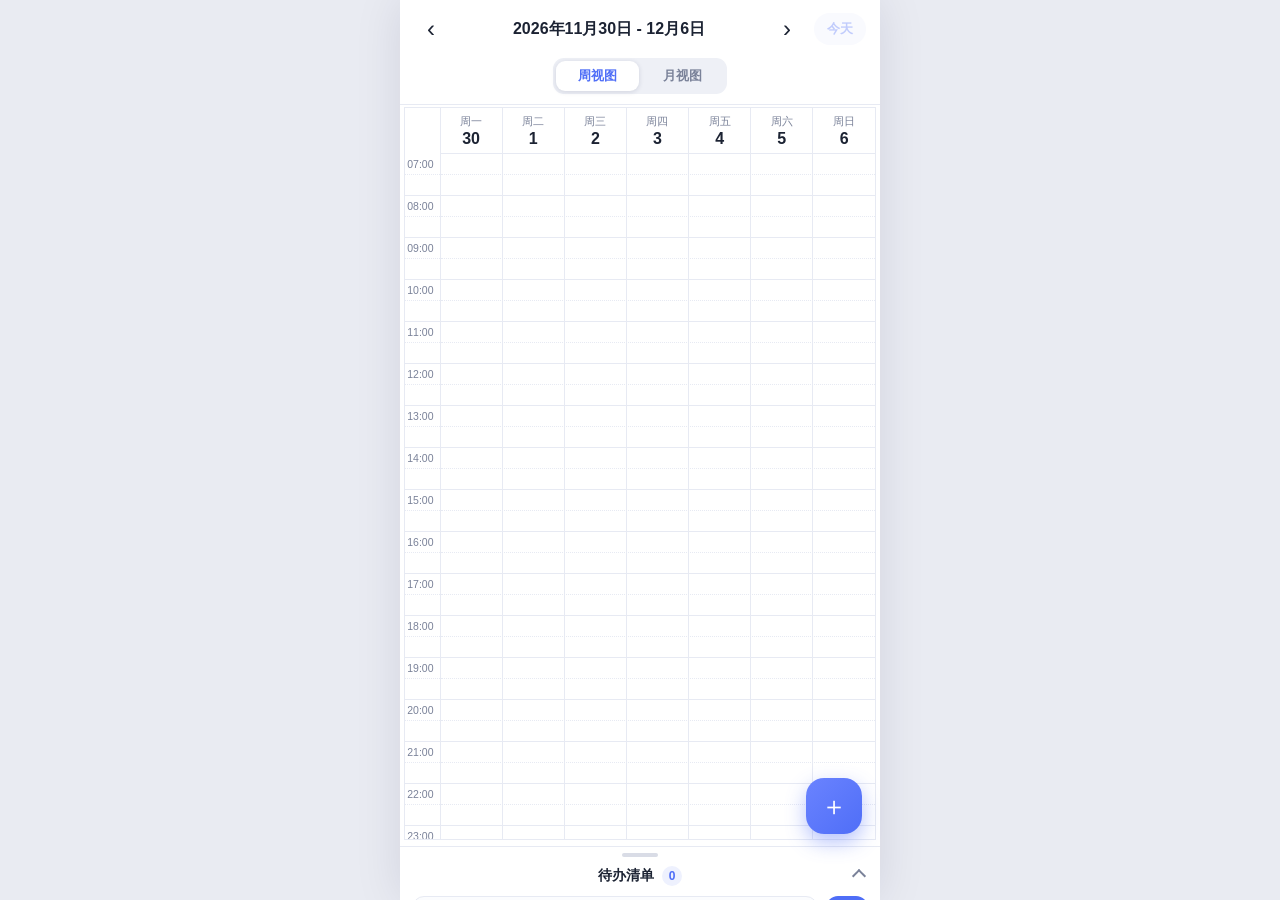
<file: index.html>
<!DOCTYPE html>
<html lang="zh-CN">
<head>
  <meta charset="UTF-8" />
  <meta name="viewport" content="width=device-width, initial-scale=1.0, viewport-fit=cover, user-scalable=no" />
  <meta name="theme-color" content="#4f6ef7" />
  <title>我的日程</title>
  <link rel="stylesheet" href="css/style.css" />
  <link rel="manifest" href="manifest.json" />
  <link rel="icon" type="image/png" sizes="192x192" href="icons/icon-192.png" />
  <link rel="apple-touch-icon" href="icons/apple-touch-icon.png" />
  <meta name="mobile-web-app-capable" content="yes" />
  <meta name="apple-mobile-web-app-capable" content="yes" />
  <meta name="apple-mobile-web-app-status-bar-style" content="default" />
  <meta name="apple-mobile-web-app-title" content="日程" />
</head>
<body>
  <div id="app">
    <header class="app-header">
      <div class="date-nav">
        <button type="button" class="icon-btn" id="btn-prev" aria-label="上一页">‹</button>
        <div class="date-title" id="date-title">加载中…</div>
        <button type="button" class="icon-btn" id="btn-next" aria-label="下一页">›</button>
        <button type="button" class="today-btn" id="btn-today">今天</button>
      </div>
      <div class="view-toggle" role="tablist" aria-label="视图切换">
        <button type="button" class="seg-btn active" data-view="timeGridWeek" role="tab" aria-selected="true">周视图</button>
        <button type="button" class="seg-btn" data-view="dayGridMonth" role="tab" aria-selected="false">月视图</button>
      </div>
    </header>

    <main class="cal-wrap">
      <div id="calendar"></div>
    </main>

    <!-- 底部待办抽屉：点按或上拉展开，列表项可拖到日历安排时间 -->
    <footer class="todo-tray" id="todo-tray">
      <div class="todo-drawer-bar" id="todo-drawer-bar">
        <div class="drawer-handle"></div>
        <div class="drawer-summary">
          <span class="drawer-title">待办清单</span>
          <span class="drawer-count" id="todo-count">0</span>
        </div>
        <span class="drawer-chevron" id="todo-toggle" role="button" tabindex="0"
              aria-label="展开或收起待办"></span>
      </div>
      <div class="todo-body">
        <div class="todo-input-row">
          <input id="todo-input" type="text" maxlength="60" autocomplete="off"
                 placeholder="添加待办，按住左侧把手拖到日历安排" />
          <button id="todo-add" type="button" aria-label="添加待办">＋</button>
        </div>
        <div class="todo-list" id="todo-list"></div>
        <button type="button" class="import-btn" id="btn-import-schedule">导入课表数据（换设备 / 换浏览器后点这里）</button>
      </div>
    </footer>

    <button type="button" class="fab" id="btn-add" aria-label="新建事项">＋</button>
  </div>

  <!-- 新建 / 查看编辑事项（底部弹层） -->
  <div class="overlay" id="overlay" hidden>
    <div class="sheet" role="dialog" aria-modal="true" aria-labelledby="sheet-heading">
      <div class="sheet-handle"></div>
      <h2 class="sheet-heading" id="sheet-heading">新建事项</h2>
      <form id="event-form" novalidate>
        <div class="field">
          <label for="f-title">标题</label>
          <input id="f-title" type="text" maxlength="60" autocomplete="off" placeholder="例如：团队周会" />
        </div>
        <div class="field">
          <label for="f-location">地点</label>
          <input id="f-location" type="text" maxlength="60" autocomplete="off" placeholder="选填" />
        </div>
        <div class="field-row">
          <div class="field">
            <label for="f-start">开始时间</label>
            <input id="f-start" type="datetime-local" />
            <div class="dt-hint" id="f-start-hint"></div>
          </div>
          <div class="field">
            <label for="f-end">结束时间</label>
            <input id="f-end" type="datetime-local" />
            <div class="dt-hint" id="f-end-hint"></div>
          </div>
        </div>
        <div class="field">
          <label for="f-repeat-mode">重复</label>
          <div class="repeat-row">
            <select id="f-repeat-mode">
              <option value="once">仅此一次</option>
              <option value="weekly">每周重复</option>
            </select>
            <span class="repeat-count" id="f-repeat-wrap" hidden>
              连续 <input id="f-repeat-count" type="number" min="1" max="52" value="2" /> 周
            </span>
          </div>
        </div>
        <p class="form-error" id="form-error" role="alert"></p>
        <div class="sheet-actions">
          <button type="button" class="btn btn-danger" id="btn-delete" hidden>删除</button>
          <span class="flex-spacer"></span>
          <button type="button" class="btn btn-ghost" id="btn-cancel">取消</button>
          <button type="submit" class="btn btn-primary" id="btn-save">保存</button>
        </div>
      </form>
    </div>
  </div>

  <div class="toast" id="toast" role="status"></div>

  <script src="lib/fullcalendar.global.min.js"></script>
  <script src="lib/fullcalendar.zh-cn.min.js"></script>
  <script src="lib/dexie.min.js"></script>
  <script src="js/app.js"></script>
</body>
</html>
</file>
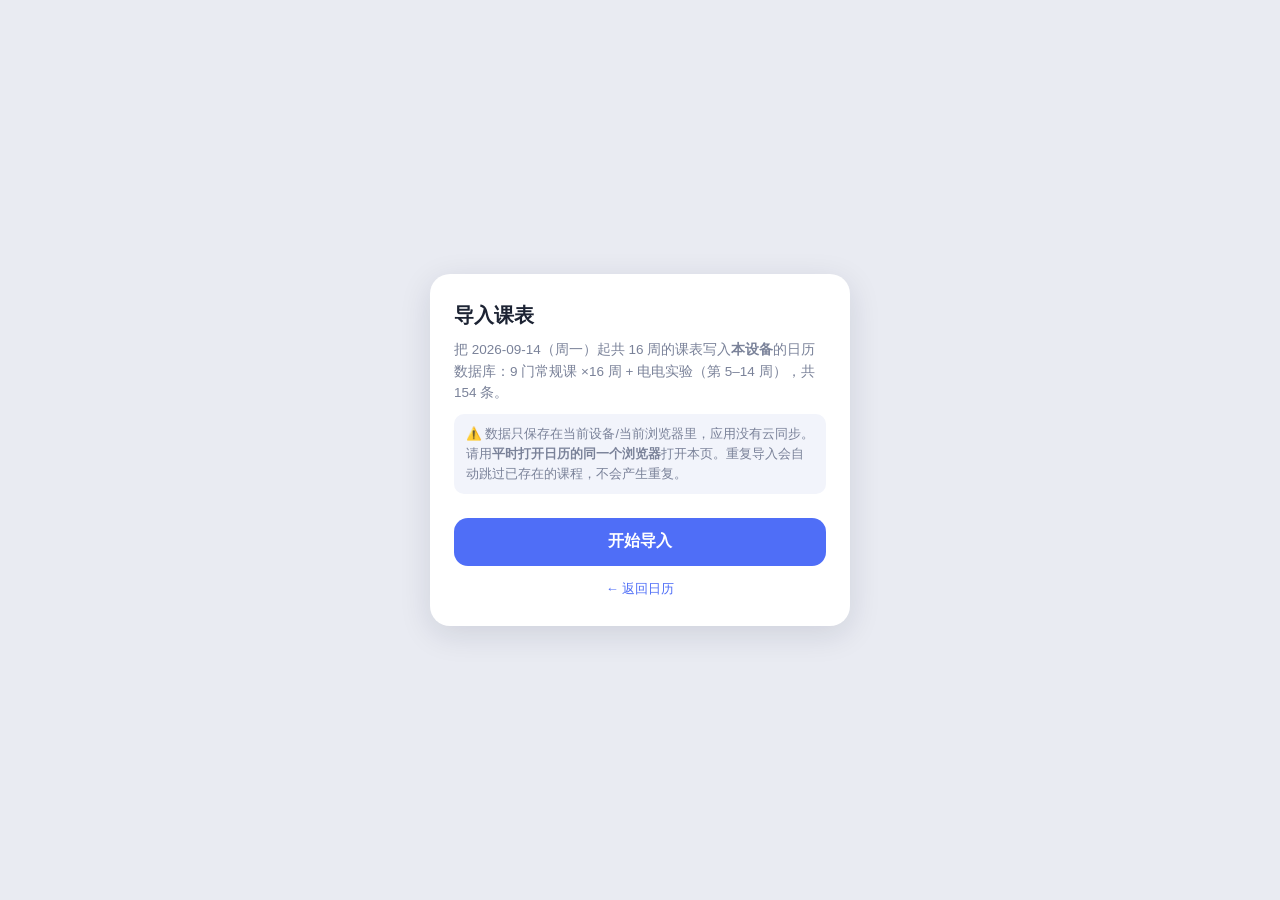
<file: import-schedule.html>
<!DOCTYPE html>
<html lang="zh-CN">
<head>
  <meta charset="UTF-8" />
  <meta name="viewport" content="width=device-width, initial-scale=1.0, viewport-fit=cover" />
  <meta name="theme-color" content="#4f6ef7" />
  <title>导入课表 · 我的日程</title>
  <style>
    :root { --primary: #4f6ef7; --text: #1c2333; --text-2: #7a8299; --border: #e7eaf3; --danger: #e5484d; }
    * { box-sizing: border-box; }
    body {
      margin: 0; min-height: 100vh;
      display: flex; align-items: center; justify-content: center;
      font-family: -apple-system, BlinkMacSystemFont, "Segoe UI", "PingFang SC", "Microsoft YaHei", sans-serif;
      background: #e9ebf2; color: var(--text); padding: 20px;
    }
    .card {
      width: 100%; max-width: 420px;
      background: #fff; border-radius: 20px;
      padding: 28px 24px;
      box-shadow: 0 8px 32px rgba(18, 24, 55, 0.12);
    }
    h1 { margin: 0 0 10px; font-size: 20px; }
    p { margin: 0 0 10px; font-size: 13.5px; line-height: 1.6; color: var(--text-2); }
    .note { background: #f2f4fb; border-radius: 10px; padding: 10px 12px; font-size: 12.5px; }
    button {
      width: 100%; height: 48px; margin-top: 14px;
      border: none; border-radius: 14px;
      background: var(--primary); color: #fff;
      font-size: 16px; font-weight: 600;
      cursor: pointer;
    }
    button:disabled { opacity: 0.5; }
    pre {
      margin: 14px 0 0; padding: 12px;
      background: #f7f8fc; border-radius: 12px;
      font-size: 12.5px; line-height: 1.7;
      white-space: pre-wrap; word-break: break-all;
      display: none;
    }
    .back { display: block; margin-top: 14px; text-align: center; font-size: 13px; color: var(--primary); text-decoration: none; }
  </style>
</head>
<body>
  <div class="card">
    <h1>导入课表</h1>
    <p>把 2026-09-14（周一）起共 16 周的课表写入<b>本设备</b>的日历数据库：9 门常规课 ×16 周 + 电电实验（第 5–14 周），共 154 条。</p>
    <p class="note">⚠️ 数据只保存在当前设备/当前浏览器里，应用没有云同步。请用<b>平时打开日历的同一个浏览器</b>打开本页。重复导入会自动跳过已存在的课程，不会产生重复。</p>
    <button id="go">开始导入</button>
    <pre id="out"></pre>
    <a class="back" href="./index.html">← 返回日历</a>
  </div>

  <script src="lib/dexie.min.js"></script>
  <script>
    // 与主应用一致的数据库结构
    const db = new Dexie('my-calendar');
    db.version(1).stores({ events: '++id, start' });
    db.version(2).stores({ events: '++id, start', todos: '++id, createdAt' });
    db.version(3).stores({
      events: '++id, start, todoId',
      todos: '++id, moduleId, order',
      modules: '++id, order'
    });

    const COURSES = [
      { dow: 1, start: '08:00', end: '09:35', title: '大学物理' },
      { dow: 1, start: '13:30', end: '15:05', title: '滑冰课' },
      { dow: 1, start: '15:20', end: '16:55', title: '英语口译入门' },
      { dow: 2, start: '09:50', end: '12:15', title: '数据与算法' },
      { dow: 2, start: '19:20', end: '20:55', title: '国家安全教育' },
      { dow: 3, start: '09:50', end: '12:15', title: '复变函数与数理方程' },
      { dow: 4, start: '09:50', end: '11:25', title: '大学物理' },
      { dow: 5, start: '09:50', end: '11:25', title: '电子电路与系统基础' },
      { dow: 5, start: '13:30', end: '16:00', title: '马克思主义基本原理' }
    ];
    const WEEK1_MON = new Date(2026, 8, 14); // 第一周周一：2026-09-14

    function iso(addDays, hh, mm) {
      const b = new Date(WEEK1_MON.getFullYear(), WEEK1_MON.getMonth(), WEEK1_MON.getDate() + addDays, hh, mm, 0, 0);
      return b.toISOString();
    }

    function buildRecs() {
      const recs = [];
      for (const c of COURSES) {
        const [sh, sm] = c.start.split(':').map(Number);
        const [eh, em] = c.end.split(':').map(Number);
        for (let w = 0; w < 16; w++) {
          const off = w * 7 + (c.dow - 1);
          recs.push({ title: c.title, location: '', repeat: 16, start: iso(off, sh, sm), end: iso(off, eh, em) });
        }
      }
      for (let w = 4; w <= 13; w++) { // 电电实验：第 5~14 周
        const off = w * 7 + 2;
        recs.push({ title: '电电实验', location: '', repeat: 10, start: iso(off, 15, 20), end: iso(off, 16, 55) });
      }
      return recs;
    }

    document.getElementById('go').addEventListener('click', async () => {
      const btn = document.getElementById('go');
      const out = document.getElementById('out');
      btn.disabled = true;
      btn.textContent = '导入中…';
      out.style.display = 'block';
      try {
        const recs = buildRecs();
        const existing = await db.events.toArray();
        const have = new Set(existing.map(e => e.title + '|' + e.start));
        const fresh = recs.filter(r => !have.has(r.title + '|' + r.start));
        if (fresh.length) await db.events.bulkAdd(fresh);
        out.textContent =
          '课表共 ' + recs.length + ' 条\n' +
          '本次新增 ' + fresh.length + ' 条\n' +
          '跳过已存在 ' + (recs.length - fresh.length) + ' 条\n\n' +
          (fresh.length ? '✅ 完成！返回日历即可看到课表。' : '✅ 课表本来就已在本设备上，无需重复导入。');
      } catch (err) {
        out.textContent = '❌ 导入失败：' + (err && err.message || err);
      }
      btn.disabled = false;
      btn.textContent = '再次导入';
    });
  </script>
</body>
</html>
</file>
<file: css/style.css>
/* ===================== 基础与配色 ===================== */
:root {
  --primary: #4f6ef7;
  --primary-soft: #eef1fe;
  --card: #ffffff;
  --text: #1c2333;
  --text-2: #7a8299;
  --border: #e7eaf3;
  --danger: #e5484d;
}

* { box-sizing: border-box; }
html, body { height: 100%; }
body {
  margin: 0;
  font-family: -apple-system, BlinkMacSystemFont, "Segoe UI", Roboto,
    "PingFang SC", "Hiragino Sans GB", "Microsoft YaHei", "Noto Sans SC", sans-serif;
  font-size: 14px;
  color: var(--text);
  background: #e9ebf2;
  -webkit-font-smoothing: antialiased;
  /* 触屏防误触：禁用整页文字选择与长按复制/呼叫菜单（输入框除外） */
  -webkit-user-select: none;
  user-select: none;
  -webkit-touch-callout: none;
}
input, textarea {
  -webkit-user-select: text;
  user-select: text;
}
button { font-family: inherit; }
button:focus-visible, input:focus-visible { outline: 2px solid var(--primary); outline-offset: 2px; }

/* ===================== 手机竖屏布局 ===================== */
#app {
  position: relative;
  display: flex;
  flex-direction: column;
  height: 100vh;
  height: 100dvh;
  max-width: 480px;
  margin: 0 auto;
  background: var(--card);
  box-shadow: 0 0 44px rgba(18, 24, 55, 0.10);
}

/* ---- 顶部导航 ---- */
.app-header {
  padding: calc(env(safe-area-inset-top, 0px) + 12px) 14px 10px;
  background: var(--card);
  border-bottom: 1px solid var(--border);
}
.date-nav { display: flex; align-items: center; gap: 4px; }
.date-title {
  flex: 1; min-width: 0;
  text-align: center;
  font-size: 16px; font-weight: 700;
  white-space: nowrap; overflow: hidden; text-overflow: ellipsis;
}
.icon-btn {
  flex: none;
  width: 34px; height: 34px;
  border: none; border-radius: 10px;
  background: transparent; color: var(--text);
  font-size: 24px; line-height: 1;
  cursor: pointer;
}
.icon-btn:active { background: var(--primary-soft); }
.today-btn {
  flex: none; margin-left: 6px;
  border: none; border-radius: 999px;
  padding: 7px 13px;
  background: var(--primary-soft); color: var(--primary);
  font-size: 13px; font-weight: 600;
  cursor: pointer;
}
.today-btn:disabled { opacity: 0.35; }

/* ---- 周 / 月 分段切换 ---- */
.view-toggle {
  display: flex; gap: 2px;
  width: max-content;
  margin: 12px auto 0;
  padding: 3px;
  background: #eef0f6;
  border-radius: 11px;
}
.seg-btn {
  border: none; background: transparent;
  padding: 6px 22px; border-radius: 9px;
  font-size: 13px; font-weight: 600; color: var(--text-2);
  cursor: pointer;
  transition: all 0.18s ease;
}
.seg-btn.active {
  background: #fff; color: var(--primary);
  box-shadow: 0 1px 5px rgba(25, 35, 80, 0.14);
}

/* ---- 日历区域 ---- */
.cal-wrap { flex: 1; min-height: 0; padding: 2px 4px 6px; }
#calendar { height: 100%; }

/* ===================== FullCalendar 样式定制 ===================== */
/* 注意：FullCalendar v6 直接把 .fc 挂在 #calendar 元素本身（同一元素，非父子），
   选择器必须写成 #calendar.fc 才能匹配 */
#calendar.fc, #calendar .fc {
  --fc-border-color: var(--border);
  --fc-page-bg-color: transparent;
  --fc-highlight-color: rgba(79, 110, 247, 0.14);
}
/* 不显示“今天”列的特殊背景（默认是淡黄色填充） */
#calendar .fc-day-today, #calendar .fc .fc-day-today { background-color: transparent; }

/* 星期表头 */
.fc .fc-col-header-cell { border-bottom: 1px solid var(--border); }
.fc .fc-col-header-cell-cushion { padding: 7px 4px 6px; background: transparent; }
.dh { display: flex; flex-direction: column; align-items: center; gap: 2px; }
.dh-wd { font-size: 10.5px; font-weight: 500; color: var(--text-2); }
.dh-day { font-size: 16px; font-weight: 700; line-height: 1; color: var(--text); }
/* 时间轴刻度 */
.fc .fc-timegrid-slot-label { font-size: 10.5px; color: var(--text-2); }
.fc .fc-timegrid-axis { border: none; }
.fc .fc-timegrid-slot-label-cushion { padding: 0 6px 0 2px; }

/* 事件块 */
.fc .fc-event {
  border: none;
  border-radius: 8px;
  box-shadow: 0 1px 3px rgba(25, 35, 80, 0.18);
  cursor: pointer;
  /* 触屏按住事项时立即接管手势，不被浏览器抢去滚动——
     长按后拖动才跟手；滚动日历请从空白处开始 */
  touch-action: none;
}
.fc .fc-event:hover { filter: brightness(1.06); }
.fc .fc-event-main { padding: 2px 6px; }
.ev-title { font-weight: 650; font-size: 11.5px; line-height: 1.25; word-break: break-all; }
.ev-loc {
  font-size: 10px; opacity: 0.8;
  white-space: nowrap; overflow: hidden; text-overflow: ellipsis;
}

/* 边缘调整把手：加大触控热区（默认仅 7px 高，触屏几乎抓不到），
   并显示小横条提示可拖动上/下边缘。
   注意：FullCalendar 默认 display:none、仅悬停/选中显示——触屏没有 hover，
   必须强制常显，否则手机上根本抓不到边缘 */
.fc .fc-timegrid-event .fc-event-resizer {
  display: block;
  height: 16px;
  left: 15%; right: 15%;
}
.fc .fc-timegrid-event .fc-event-resizer-start { top: -5px; }
.fc .fc-timegrid-event .fc-event-resizer-end { bottom: -5px; }
.fc .fc-timegrid-event .fc-event-resizer::after {
  content: "";
  position: absolute; left: 50%; transform: translateX(-50%);
  width: 18px; height: 3px; border-radius: 2px;
  background: rgba(255, 255, 255, 0.55);
}
.fc .fc-timegrid-event .fc-event-resizer-start::after { top: 9px; }
.fc .fc-timegrid-event .fc-event-resizer-end::after { bottom: 9px; }

/* 月视图 */
.fc .fc-daygrid-day-number { color: var(--text); font-size: 12px; font-weight: 500; padding: 4px 6px; }
.fc .fc-daygrid-event { border-radius: 6px; font-size: 11px; margin-top: 2px; }
.fc .fc-daygrid-more-link { color: var(--text-2); font-size: 11px; font-weight: 600; }

/* 弹出的“更多”气泡 */
.fc .fc-popover {
  border: none; border-radius: 12px;
  box-shadow: 0 12px 32px rgba(20, 26, 55, 0.18);
  overflow: hidden;
}
.fc .fc-popover-header {
  background: #f6f7fb; color: var(--text);
  font-size: 12.5px; font-weight: 600;
}

/* 内部滚动条细化 */
#calendar .fc-scroller { scrollbar-width: thin; }
#calendar .fc-scroller::-webkit-scrollbar { width: 4px; }
#calendar .fc-scroller::-webkit-scrollbar-thumb { background: #dcdfe9; border-radius: 4px; }

/* ===================== 底部待办抽屉 ===================== */
.todo-tray {
  flex: none;
  display: flex;
  flex-direction: column;
  overflow: hidden;
  height: calc(54px + env(safe-area-inset-bottom, 0px)); /* 收起：只剩抽屉条 */
  padding-bottom: env(safe-area-inset-bottom, 0px);
  border-top: 1px solid var(--border);
  background: var(--card);
  transition: height 0.28s cubic-bezier(0.2, 0.8, 0.25, 1);
}
.todo-tray.dragging { transition: none; } /* 跟手拖动时关掉动画 */

/* 抽屉条（把手 + 标题 + 数量 + 箭头） */
.todo-drawer-bar {
  flex: none;
  position: relative;
  padding: 6px 14px 10px;
  cursor: pointer;
  user-select: none;
  touch-action: none; /* 上拉/下拉手势需要指针跟随 */
}
.drawer-handle { width: 36px; height: 4px; border-radius: 2px; background: #d9dce6; margin: 0 auto 9px; }
.drawer-summary { display: flex; align-items: center; justify-content: center; gap: 8px; }
.drawer-title { font-size: 13.5px; font-weight: 700; }
.drawer-count {
  min-width: 20px; height: 20px; padding: 0 6px;
  border-radius: 999px;
  background: var(--primary-soft); color: var(--primary);
  font-size: 12px; font-weight: 700;
  display: flex; align-items: center; justify-content: center;
}
.drawer-chevron {
  position: absolute; right: 16px; top: 24px;
  width: 10px; height: 10px;
  border-top: 2px solid var(--text-2); border-right: 2px solid var(--text-2);
  transform: rotate(-45deg);                 /* 收起时朝上：提示可展开 */
  transition: transform 0.25s ease;
}
.todo-tray.expanded .drawer-chevron { transform: rotate(135deg); } /* 展开后朝下：可收起 */

/* 抽屉主体：顶部输入行 + 竖排待办清单 */
.todo-body { flex: 1; min-height: 0; display: flex; flex-direction: column; padding: 0 12px 2px; }
.todo-input-row { flex: none; display: flex; gap: 8px; padding-bottom: 10px; }
#todo-input {
  flex: 1; min-width: 0; height: 42px;
  border: 1.5px solid var(--border); border-radius: 12px;
  padding: 0 12px;
  font-size: 16px; font-family: inherit;
  color: var(--text); background: #fbfcfe;
  outline: none;
  transition: border-color 0.15s, background 0.15s;
}
#todo-input:focus { border-color: var(--primary); background: #fff; }
#todo-add {
  flex: none;
  width: 42px; height: 42px;
  border: none; border-radius: 12px;
  background: var(--primary); color: #fff;
  font-size: 20px; line-height: 1;
  cursor: pointer;
}
#todo-add:active { transform: scale(0.94); }
.todo-list {
  flex: 1; min-height: 0;
  overflow-y: auto;
  scrollbar-width: thin;
  padding: 0 2px 8px;
}
.todo-list::-webkit-scrollbar { width: 4px; }
.todo-list::-webkit-scrollbar-thumb { background: #dcdfe9; border-radius: 4px; }

/* 模块内待办行 */
.todo-item {
  flex: none;
  display: flex; align-items: center; flex-wrap: wrap; gap: 5px;
  padding: 5px 2px;
  border-bottom: 1px solid #f0f2f8;
}
.todo-item:last-child { border-bottom: none; }
.todo-item.reordering {
  position: relative; z-index: 5;
  background: #fff; border-radius: 10px;
  box-shadow: 0 6px 18px rgba(20, 26, 55, 0.22);
}
/* 左侧拖动把手：唯一的拖动区域，无文字，
   touch-action:none 让按下立即接管手势（不滚动、不选字、无系统长按菜单） */
.todo-handle {
  flex: none;
  width: 40px; height: 40px;
  display: flex; align-items: center; justify-content: center;
  border-radius: 12px;
  background: #eef1f8;
  cursor: grab;
  touch-action: none;
  user-select: none;
  -webkit-touch-callout: none;
}
.todo-handle:active { background: #e2e7f5; cursor: grabbing; }
.todo-grip { color: #98a3bd; font-size: 20px; line-height: 1; }
.progress-ring {
  flex: none;
  width: 20px; height: 20px; padding: 0;
  display: flex; align-items: center; justify-content: center;
  border: none; background: transparent;
  cursor: pointer;
}
.todo-chip {
  flex: 1; min-width: 0;
  display: flex; align-items: center;
  padding: 2px;
  cursor: pointer; /* 点按转表单；排序请长按标题，拖动安排请用把手 */
}
.todo-title {
  flex: 1; min-width: 0;
  font-size: 13px; color: var(--text);
  white-space: nowrap; overflow: hidden; text-overflow: ellipsis;
}
.progress-editor {
  flex-basis: 100%;
  display: flex; align-items: center; gap: 6px;
  padding: 2px 2px 6px 28px;
}
.progress-editor input[type="range"] { flex: 1; min-width: 0; accent-color: var(--primary); }
.progress-val { flex: none; font-size: 11px; font-weight: 700; color: var(--primary); min-width: 30px; text-align: right; }
.todo-x {
  flex: none;
  width: 26px; height: 26px;
  display: flex; align-items: center; justify-content: center;
  border: none; border-radius: 50%;
  background: transparent; color: var(--text-2);
  font-size: 16px; line-height: 1;
  cursor: pointer;
}
.todo-x:hover { background: #fdecec; color: var(--danger); }
.todo-empty { padding: 30px 6px; text-align: center; font-size: 13px; color: var(--text-2); }
.import-btn {
  flex: none;
  margin: 8px 0 2px;
  padding: 6px;
  border: none; background: transparent;
  color: var(--text-2); font-size: 12px;
  text-decoration: underline;
  cursor: pointer;
}
.import-btn:active { color: var(--primary); }

/* ===================== 悬浮新建按钮 ===================== */
.fab {
  position: absolute;
  right: 18px;
  bottom: calc(66px + env(safe-area-inset-bottom, 0px)); /* 抬高避开待办抽屉条 */
  width: 56px; height: 56px;
  border: none; border-radius: 18px;
  background: linear-gradient(135deg, #6a83ff, #4f6ef7);
  color: #fff; font-size: 26px; line-height: 1;
  box-shadow: 0 8px 20px rgba(79, 110, 247, 0.42);
  cursor: pointer; z-index: 10;
  transition: transform 0.15s ease, opacity 0.2s ease;
}
.fab:active { transform: scale(0.92); }
#app.tray-open .fab { opacity: 0; pointer-events: none; transform: scale(0.8); }

/* ===================== 底部弹层表单 ===================== */
.overlay {
  position: fixed; inset: 0; z-index: 50;
  display: flex; align-items: flex-end; justify-content: center;
  background: rgba(18, 22, 38, 0.45);
  opacity: 0;
  transition: opacity 0.2s ease;
}
.overlay.show { opacity: 1; }
.overlay[hidden] { display: none; }

.sheet {
  width: 100%; max-width: 480px;
  background: #fff;
  border-radius: 20px 20px 0 0;
  padding: 10px 20px calc(env(safe-area-inset-bottom, 0px) + 18px);
  transform: translateY(100%);
  transition: transform 0.25s cubic-bezier(0.2, 0.8, 0.25, 1);
}
.overlay.show .sheet { transform: translateY(0); }
.sheet-handle { width: 36px; height: 4px; border-radius: 2px; background: #d9dce6; margin: 4px auto 14px; }
.sheet-heading { margin: 0 0 14px; font-size: 18px; }

.field { flex: 1; min-width: 0; margin-bottom: 12px; }
.field label { display: block; margin-bottom: 6px; font-size: 12px; font-weight: 600; color: var(--text-2); }
.field > input {
  width: 100%; height: 44px;
  border: 1.5px solid var(--border); border-radius: 12px;
  padding: 0 12px;
  font-size: 16px; font-family: inherit;
  color: var(--text); background: #fbfcfe;
  outline: none;
  transition: border-color 0.15s, background 0.15s;
}
.field > input:focus { border-color: var(--primary); background: #fff; }
.field-row { display: flex; gap: 10px; }
.dt-hint { min-height: 16px; margin-top: 2px; font-size: 11px; font-weight: 600; color: var(--primary); }
.field select {
  height: 44px;
  border: 1.5px solid var(--border); border-radius: 12px;
  padding: 0 8px;
  font-size: 15px; font-family: inherit;
  color: var(--text); background: #fbfcfe;
  outline: none;
}
.field select:focus { border-color: var(--primary); }
.repeat-row { display: flex; align-items: center; gap: 8px; }
.repeat-row select { flex: none; min-width: 120px; }
.repeat-count { display: flex; align-items: center; gap: 4px; font-size: 13px; color: var(--text-2); }
.repeat-count input {
  width: 64px; height: 38px;
  border: 1.5px solid var(--border); border-radius: 10px;
  padding: 0 8px;
  font-size: 15px; font-family: inherit;
  color: var(--text); background: #fbfcfe;
  outline: none;
}
.form-error { min-height: 18px; margin: 0 0 6px; color: var(--danger); font-size: 12.5px; }

.sheet-actions { display: flex; align-items: center; gap: 10px; }
.flex-spacer { flex: 1; }
.btn {
  height: 44px; padding: 0 18px;
  border: none; border-radius: 12px;
  font-size: 15px; font-weight: 600;
  cursor: pointer;
}
.btn:active { transform: scale(0.97); }
.btn-primary { min-width: 96px; background: var(--primary); color: #fff; }
.btn-ghost { background: #eef0f6; color: var(--text); }
.btn-danger { background: #fdecec; color: var(--danger); }
.btn-danger.armed { background: var(--danger); color: #fff; }

/* ===================== 轻提示 ===================== */
.toast {
  position: fixed; left: 50%; z-index: 60;
  bottom: calc(96px + env(safe-area-inset-bottom, 0px));
  transform: translateX(-50%) translateY(8px);
  max-width: 80%;
  padding: 9px 18px;
  background: rgba(28, 35, 51, 0.92); color: #fff;
  border-radius: 999px;
  font-size: 13px;
  opacity: 0; pointer-events: none;
  transition: opacity 0.2s ease, transform 0.2s ease;
}
.toast.show { opacity: 1; transform: translateX(-50%) translateY(0); }
</file>
